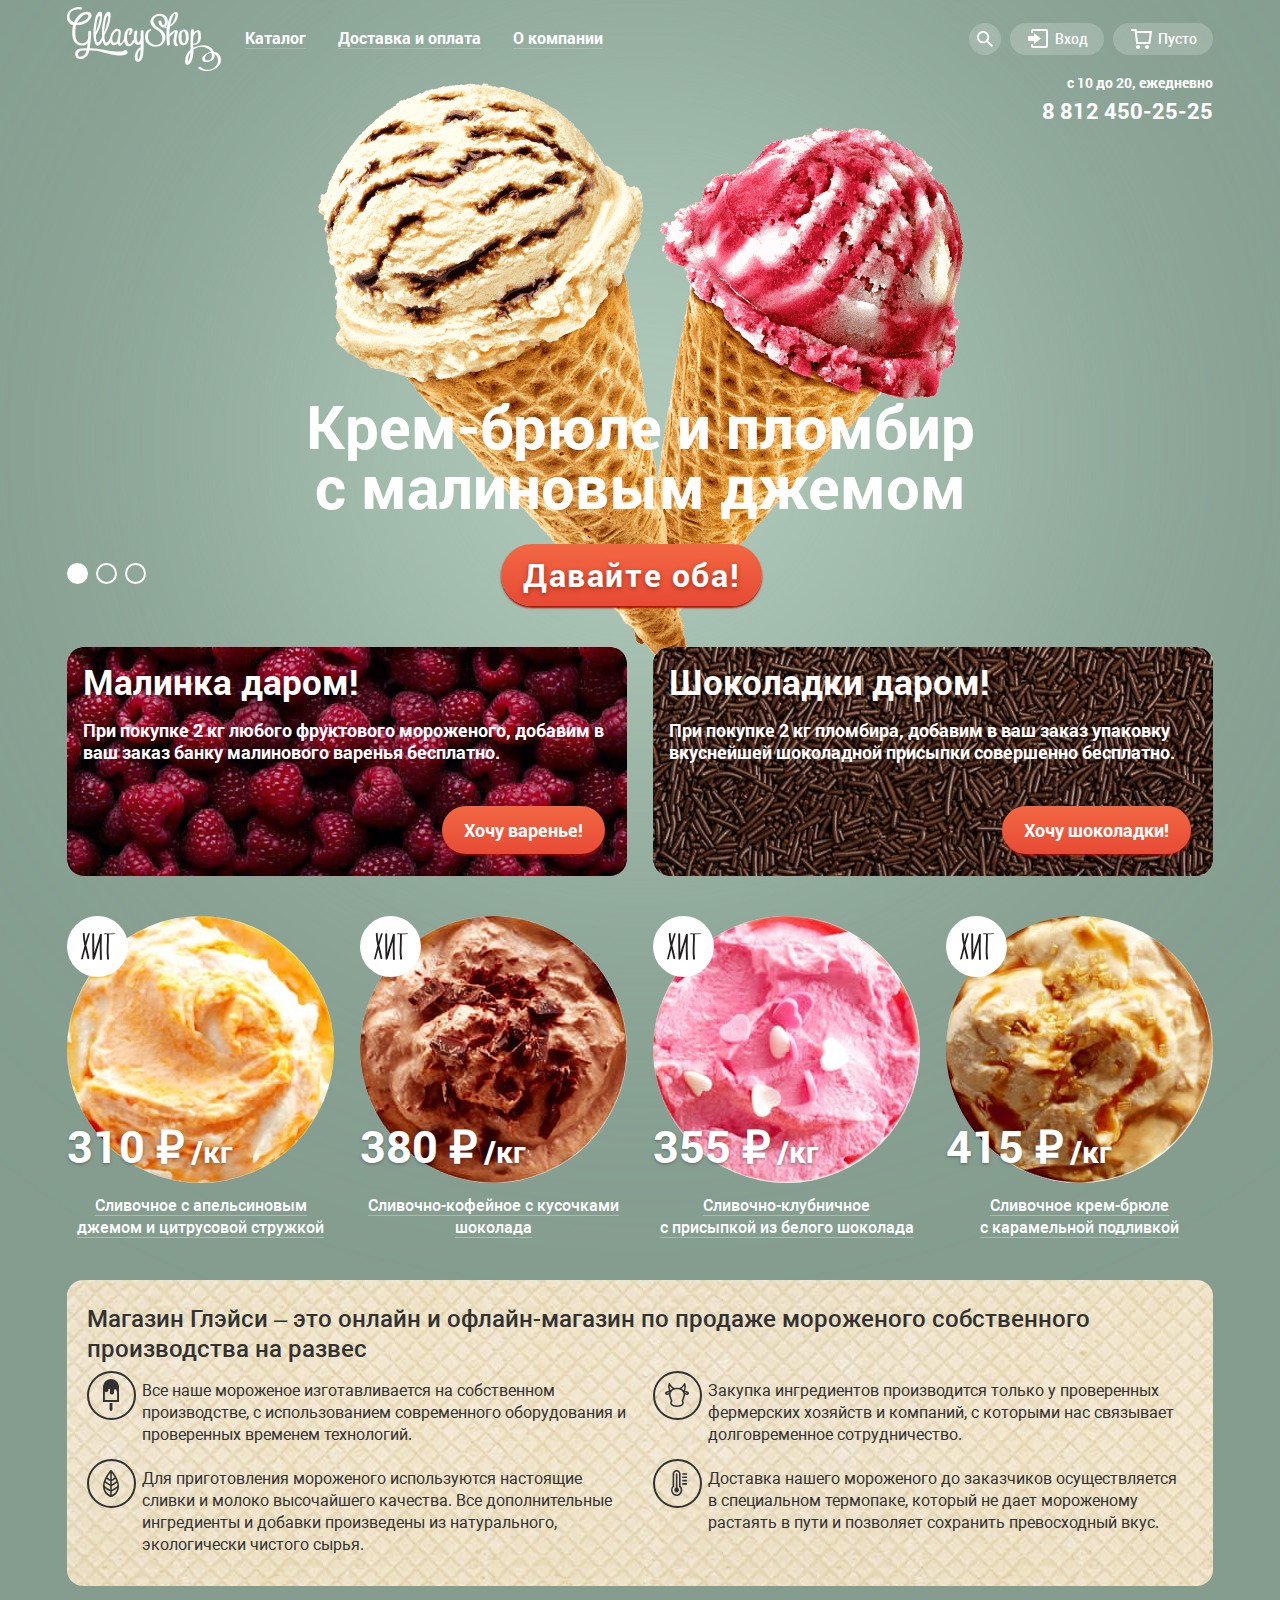
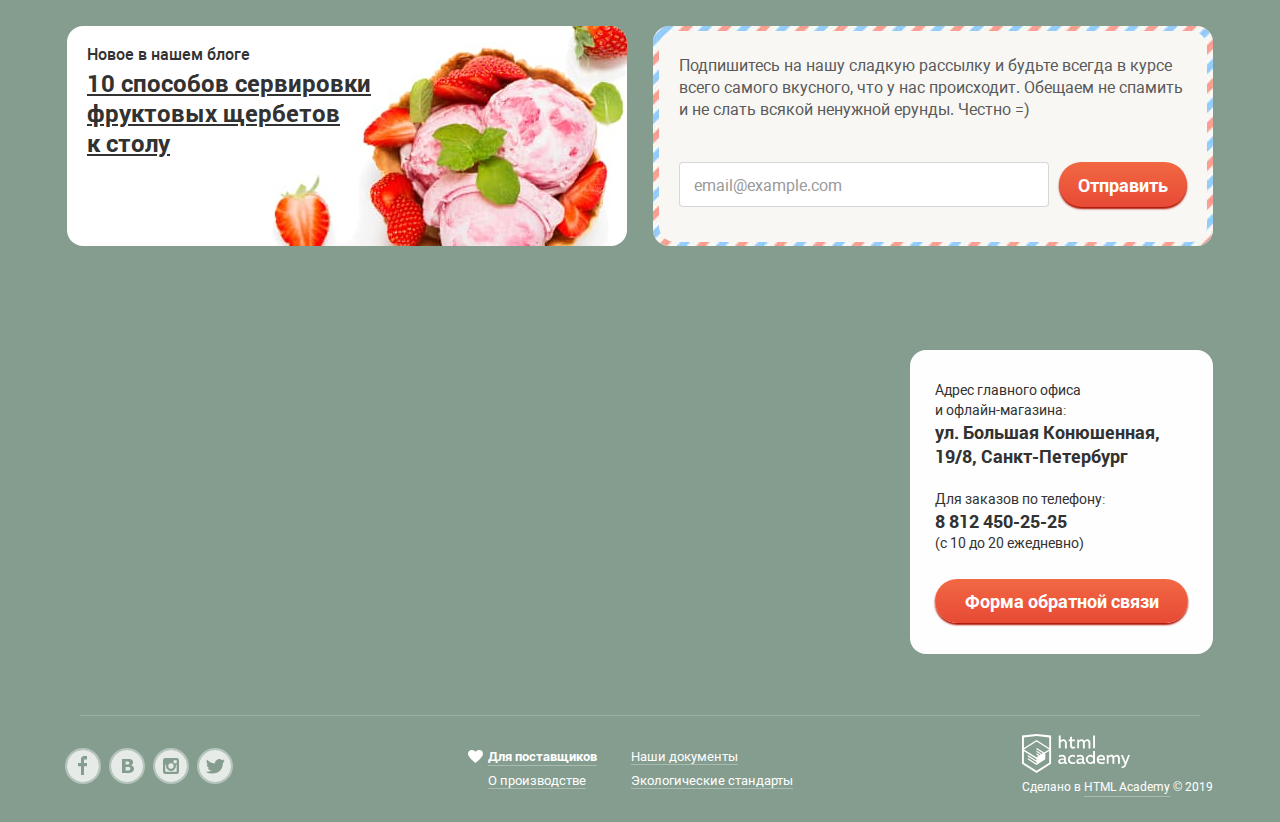
<file: index.html>
<!DOCTYPE html>
<html class="page" lang="ru">
  <head>
    <meta charset="utf-8">
    <link rel="stylesheet" href="css/normalize.css">
    <link rel="stylesheet" href="css/style.min.css">
    <title>HTML Academy: Глейси</title>
  </head>
  <body class="page-body">
    <header class="container page-header main-header">
      <img src="img/logo.svg" alt="Логотип Gllacy Shop" width="154" height="64">
      <nav class="main-nav">
        <ul class="main-nav__list">
          <li class="main-nav__item sub-menu">
            <a class="main-nav__link" href="catalog.html">Каталог</a>
            <ul class="sub-menu__list">
              <li class="sub-menu__item">
                <a class="sub-menu__link" href="catalog.html">Новинки</a>
              </li>
              <li class="sub-menu__item">
                <a class="sub-menu__link" href="catalog.html">Сливочное</a>
              </li>
              <li class="sub-menu__item">
                <a class="sub-menu__link" href="catalog.html">Щербеты</a>
              </li>
              <li class="sub-menu__item">
                <a class="sub-menu__link" href="catalog.html">Фруктовый лед</a>
              </li>
              <li class="sub-menu__item">
                <a class="sub-menu__link" href="catalog.html">Мелорин</a>
              </li>
            </ul>
          </li>
          <li class="main-nav__item">
            <a class="main-nav__link" href="blank.html">Доставка и оплата</a>
          </li>
          <li class="main-nav__item">
            <a class="main-nav__link" href="blank.html">О компании</a>
          </li>
        </ul>
      </nav>
      <div class="user-menu">
        <form class="user-menu__item search" method="GET" action="https://echo.htmlacademy.ru" target="_blank">
          <button class="search__button" type="submit" aria-label="Кнопка поиска по сайту">
            <svg aria-hidden="true" focusable="false" width="16" height="16" viewBox="0 0 16 16" fill="none" xmlns="http://www.w3.org/2000/svg">
            <path d="M16 14.6652L11.0785 9.73294C11.9827 8.48188 12.3826 6.93501 12.1984 5.40134C12.0141 3.86767 11.2594 2.4601 10.0848 1.45982C8.91022 0.45954 7.40233 -0.0598191 5.86234 0.00548954C4.32234 0.0707982 2.86363 0.715967 1.77757 1.81212C0.691516 2.90827 0.0580813 4.3747 0.0038002 5.91849C-0.050481 7.46228 0.478388 8.96976 1.48476 10.1398C2.49113 11.3098 3.90092 12.0563 5.43251 12.2301C6.96409 12.4039 8.50472 11.9922 9.74663 11.0772L14.6586 16L16 14.6652ZM6.08152 10.3767C5.24079 10.3767 4.41895 10.1268 3.71991 9.65874C3.02087 9.19063 2.47604 8.5253 2.15431 7.74687C1.83258 6.96844 1.7484 6.11188 1.91241 5.28551C2.07643 4.45913 2.48128 3.70006 3.07576 3.10427C3.67024 2.50849 4.42766 2.10276 5.25223 1.93838C6.0768 1.77401 6.93149 1.85837 7.70822 2.1808C8.48495 2.50324 9.14883 3.04927 9.61591 3.74983C10.083 4.4504 10.3323 5.27404 10.3323 6.11661C10.3298 7.24568 9.88115 8.3278 9.08451 9.12618C8.28788 9.92456 7.20813 10.3742 6.08152 10.3767Z" fill="white"/>
            </svg>
          </button>
          <div class="main-search-wrapper">
            <label class="visually-hidden" for="main-search">Поиск по сайту</label>
            <input class="form-input" type="search" name="main-search" id="main-search" placeholder="Крем-брюле">
          </div>
        </form>
        <div class="user-menu__item login">
          <a class="user-menu__link login__link" href="#">
            <svg aria-hidden="true" focusable="false" width="20" height="19" fill="none" xmlns="http://www.w3.org/2000/svg"><path d="M6.04 14.88l6.92-5.38-6.92-5.37v2.91H0v4.92h6.04v2.92z" fill="#fff"/><path d="M18 0H5a2 2 0 00-2 2v2h2V2h13v15H5v-2H3v2a2 2 0 002 2h13a2 2 0 002-2V2a2 2 0 00-2-2z" fill="#fff"/></svg>
            Вход</a>
          <form class="login__form" method="POST" action="https://echo.htmlacademy.ru" target="_blank">
            <label class="visually-hidden" for="login-email">Электронная почта:</label>
            <input class="form-input" type="email" name="login-email" id="login-email" placeholder="email@example.com" autofocus required>
            <label class="visually-hidden" for="login-password">Пароль:</label>
            <input class="form-input" type="password" name="login-password" id="login-password" placeholder="......">
            <button class="button login__button" type="submit">Войти</button>
            <ul class="login__list">
              <li>
                <a class="link-canvas" href="#">Забыли пароль?</a>
              </li>
              <li>
                <a class="link-canvas" href="#">Новая регистрация</a>
              </li>
            </ul>
          </form>
        </div>
        <div class="user-menu__item cart">
          <a class="user-menu__link cart__link" href="#">
            <svg aria-hidden="true" focusable="false" width="21" height="20" viewBox="0 0 21 20" fill="none" xmlns="http://www.w3.org/2000/svg">
              <path d="M7.03359 20C8.14664 20 9.04894 19.1046 9.04894 18C9.04894 16.8954 8.14664 16 7.03359 16C5.92054 16 5.01823 16.8954 5.01823 18C5.01823 19.1046 5.92054 20 7.03359 20Z" fill="#fff"/>
              <path d="M16.1027 20C17.2157 20 18.118 19.1046 18.118 18C18.118 16.8954 17.2157 16 16.1027 16C14.9896 16 14.0873 16.8954 14.0873 18C14.0873 19.1046 14.9896 20 16.1027 20Z" fill="#fff"/>
              <path d="M5.70345 2L5.46161 0H0V2H3.66795L5.17946 15H19.2869L21 2H5.70345ZM17.5034 13H6.97313L5.96545 4H18.6924L17.5034 13Z" fill="#fff"/>
              <path class="cart-icon-bg" d="M5.93506 4.03003L6.97297 13H17.5032L18.6923 4.03003H5.93506Z" fill="none"/>
            </svg>
            <span class="visually-hidden">Корзина</span>Пусто
          </a>
        </div>
      </div>
      <div class="main-header__contacts">
        <p>с 10 до 20, ежедневно</p>
        <a href="tel:+78124502525">8 812 450-25-25</a>
      </div>
    </header>
    <main class="page-main">
      <h1 class="visually-hidden">Gllacy Shop - магазин по продаже мороженного</h1>
      <section class="container slider">
        <h2 class="visually-hidden">Акционные товары</h2>
        <ul class="slider__controls">
          <li>
            <button class="slider__button slider__button--active"></button>
          </li>
          <li>
            <button class="slider__button"></button>
          </li>
          <li>
            <button class="slider__button"></button>
          </li>
        </ul>
        <ul class="slider__list">
          <li class="slider__item slider__item--active">
            <figure class="slider-image-wrapper">
              <img src="img/icecream-1.png" alt="Крем-брюле и пломбир с малиновым джемом" width="647" height="584">
              <figcaption class="slider__title">Крем-брюле и пломбир<br>с малиновым джемом</figcaption>
            </figure>
            <a class="button slider__link" href="#">Давайте оба!</a>
          </li>
          <li class="slider__item">
            <figure class="slider-image-wrapper">
              <img src="img/icecream-2.png" alt="Шоколадный пломбир и лимонный сорбет" width="644" height="582">
              <figcaption class="slider__title">Шоколадный пломбир<br>и лимонный сорбет</figcaption>
            </figure>
            <a class="button slider__link" href="#">Давайте оба!</a>
          </li>
          <li class="slider__item">
            <figure class="slider-image-wrapper">
              <img src="img/icecream-3.png" alt="Пломбир с помадкой и клубничный щербет" width="639" height="582">
              <figcaption class="slider__title">Пломбир с помадкой<br>и клубничный щербет</figcaption>
            </figure>
            <a class="button slider__link" href="#">Давайте оба!</a>
          </li>
        </ul>
      </section>
      <section class="container promo">
        <h2 class="visually-hidden">Специальные предложения</h2>
        <article class="promo__offer promo__offer-left">
          <h3>Малинка даром!</h3>
          <p>При покупке 2 кг любого фруктового мороженого, добавим в ваш заказ банку малинового варенья бесплатно.</p>
          <a class="button" href="#">Хочу варенье!</a>
        </article>
        <article class="promo__offer promo__offer-right">
          <h3>Шоколадки даром!</h3>
          <p>При покупке 2 кг пломбира, добавим в ваш заказ упаковку вкуснейшей шоколадной присыпки совершенно бесплатно.</p>
          <a class="button" href="#">Хочу шоколадки!</a>
        </article>
      </section>
      <section class="hits products container">
        <h2 class="visually-hidden">Популярные товары</h2>
        <ul class="products__list">
          <li class="products__item products__item--hit">
            <img class="products__image" src="img/product-1.jpg" alt="Мороженное яркожелтого цвета" width="267"
              height="267">
            <p class="products__price">310 &#8381;<span>/кг</span></p>
            <p class="products-link-wrapper">
              <a class="link" href="#">Сливочное с апельсиновым джемом и цитрусовой стружкой</a>
            </p>
             <a class="button products__button" href="#">Быстрый просмотр</a>
          </li>
          <li class="products__item products__item--hit">
            <img class="products__image" src="img/product-2.jpg" alt="Мороженное цвета кофе с кусочками шоколада"
              width="267" height="267">
            <p class="products__price">380 &#8381;<span>/кг</span></p>
            <p class="products-link-wrapper">
              <a class="link" href="#">Сливочно-кофейное с кусочками шоколада</a>
            </p>
             <a class="button products__button" href="#">Быстрый просмотр</a>
          </li>
          <li class="products__item products__item--hit">
            <img class="products__image" src="img/product-3.jpg"
              alt="Мороженное розового цвета с присыпкой в видео сердечек из белого шоколада" width="267" height="267">
            <p class="products__price">355 &#8381;<span>/кг</span></p>
            <p class="products-link-wrapper">
              <a class="link" href="#">Сливочно-клубничное<br>с присыпкой из белого шоколада</a>
            </p>
             <a class="button products__button" href="#">Быстрый просмотр</a>
          </li>
          <li class="products__item products__item--hit">
            <img class="products__image" src="img/product-4.jpg"
              alt="Мороженое цвета крем-брюле с карамельной подливкой и кусочками карамели" width="267" height="267">
            <p class="products__price">415 &#8381;<span>/кг</span></p>
            <p class="products-link-wrapper">
              <a class="link" href="#">Сливочное крем-брюле<br>с карамельной подливкой</a>
            </p>
             <a class="button products__button" href="#">Быстрый просмотр</a>
          </li>
        </ul>
      </section>
      <section class="container features">
        <h2 class="visually-hidden">Преимущества магазина</h2>
        <p class="features__title">Магазин Глэйси – это онлайн и офлайн-магазин по продаже мороженого собственного производства на развес</p>
        <ul class="features__list">
          <li class="features__item">
            Все наше мороженое изготавливается на собственном производстве, с использованием современного оборудования и проверенных временем технологий.
          </li>
          <li class="features__item">
            Закупка ингредиентов производится только у проверенных фермерских хозяйств и компаний, с которыми нас связывает долговременное сотрудничество.
          </li>
          <li class="features__item">
            Для приготовления мороженого используются настоящие сливки и молоко высочайшего качества. Все дополнительные ингредиенты и добавки произведены из натурального, экологически чистого сырья.
          </li>
          <li class="features__item">
            Доставка нашего мороженого до заказчиков осуществляется<br>в специальном термопаке, который не дает мороженому растаять в пути и позволяет сохранить превосходный вкус.
          </li>
        </ul>
      </section>
      <div class="container blog-subscribe-wrapper">
        <article class="blog">
          <h2 class="visually-hidden">Блог о мороженом</h2>
          <p>Новое в нашем блоге</p>
          <a class="link-canvas blog__link" href="#">10 способов сервировки<br>фруктовых щербетов<br>к столу</a>
        </article>
        <article class="subscribe">
          <h2 class="visually-hidden">Подписаться на рассылку</h2>
          <form class="subscribe__form" method="POST" action="https://echo.htmlacademy.ru" target="_blank">
            <p>Подпишитесь на нашу сладкую рассылку и будьте всегда в курсе всего самого вкусного, что у нас происходит. Обещаем не спамить и не слать всякой ненужной ерунды. Честно =)</p>
            <label class="visually-hidden" for="subscribe-email">Электронная почта</label>
            <input class="form-input" type="email" name="subscribe-email" id="subscribe-email" placeholder="email@example.com">
            <button class="button" type="submit">Отправить</button>
          </form>
        </article>
      </div>
      <section class="contacts">
        <h2 class="visually-hidden">Наши контакты</h2>
        <div class="contacts-wrapper">
          <div class="contacts__info">
            <p>Адрес главного офиса<br>и офлайн-магазина:<span>ул. Большая Конюшенная, 19/8, Санкт-Петербург</span></p>
            <p>Для заказов по телефону:<br><a href="tel:+78124502525">8 812 450-25-25</a><br>(с 10 до 20 ежедневно)</p>
            <a class="button contacts__link" href="#">Форма обратной связи</a>
          </div>
        </div>
        <iframe class="contacts__map" src="https://yandex.ru/map-widget/v1/?um=constructor%3A97baea373e5c380bb03b2a00314e5ef03357bf74a9097f7633185668480c347d&amp;source=constructor"></iframe>
      </section>
    </main>
    <footer class="container page-footer">
      <section class="social">
        <h2 class="visually-hidden">Мы в социальных сетях</h2>
        <ul class="social__list">
          <li class="social__item">
            <a class="social__link" href="#">
              <span class="visually-hidden">Facebook</span>
            </a>
          </li>
          <li class="social__item">
            <a class="social__link" href="#">
             <span class="visually-hidden">Вконтакте</span>
            </a>
          </li>
          <li class="social__item">
            <a class="social__link" href="#">
              <span class="visually-hidden">Instagram</span>
            </a>
          </li>
          <li class="social__item">
            <a class="social__link" href="#">
             <span class="visually-hidden">Twitter</span>
            </a>
          </li>
        </ul>
      </section>
      <section class="legal">
        <h2 class="visually-hidden">Правовая информация</h2>
        <ul class="legal__list">
          <li class="legal__item">
            <a class="link legal__link" href="#">Для поставщиков</a>
          </li>
          <li class="legal__item">
            <a class="link legal__link" href="#">Наши документы</a>
          </li>
          <li class="legal__item">
            <a class="link legal__link" href="#">О производстве</a>
          </li>
          <li class="legal__item">
            <a class="link legal__link" href="#">Экологические стандарты</a>
          </li>
        </ul>
      </section>
      <section class="copyright">
        <h2 class="visually-hidden">Разработчик:</h2>
        <a href="https://htmlacademy.ru/intensive/htmlcss">
          <img class="copyright__logo" src="img/decor/htmlacademy-logo.svg" alt="htmlacademy" width="108" height="39">
        </a>
        <p>Сделано в <a class="link copyright__link" href="https://htmlacademy.ru/intensive/htmlcss">HTML Academy</a> © 2019</p>
      </section>
    </footer>
    <section class="modal write-us">
      <h2 class="visually-hidden">Связаться с нами</h2>
      <div class="overlay">
      </div>
      <form class="write-us__form" method="POST" action="https://echo.htmlacademy.ru" target="_blank">
        <p>Мы обязательно вам ответим!</p>
          <label class="visually-hidden" for="write-us-name">Ваше имя:</label>
          <input class="form-input" type="text" name="user-name" id="write-us-name" placeholder="Имя Фамилия">
          <label class="visually-hidden" for="write-us-mail">Ваш e-mail:</label>
          <input class="form-input" type="email" name="user-email" id="write-us-mail" placeholder="email@example.com">
          <label class="visually-hidden" for="write-us-text">Текст письма</label>
          <textarea class="form-input" name="user-text" id="write-us-text" placeholder="В свободной форме"></textarea>
        <button class="button write-us__button" type="submit">Отправить</button>
        <button class="close-modal write-us--close" type="button" aria-label="Закрыть"></button>
      </form>
    </section>
    <script src="js/scripts.min.js"></script>
  </body>
</html>
</file>
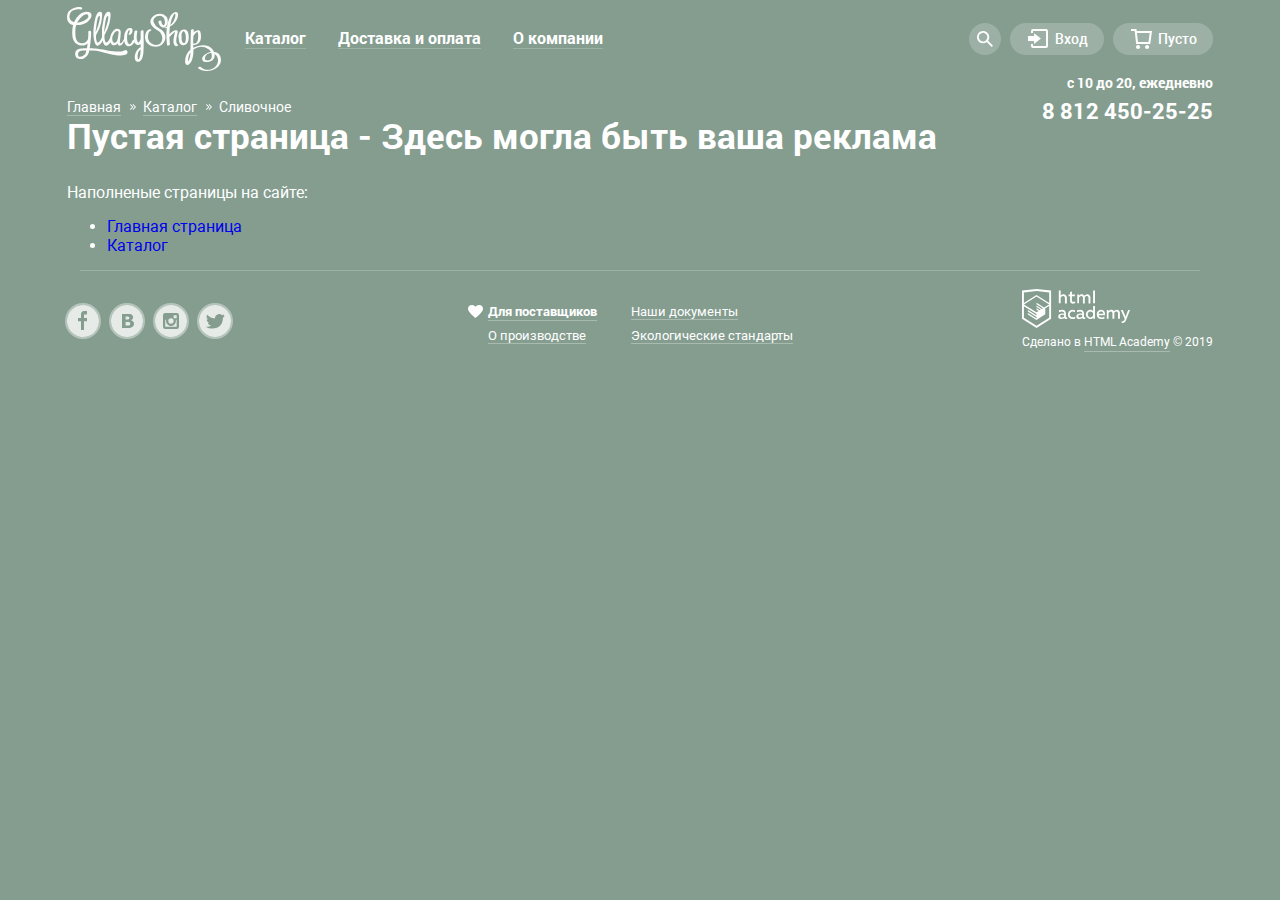
<file: blank.html>
<!DOCTYPE html>
<html class="page" lang="ru">
  <head>
    <meta charset="utf-8">
    <link rel="stylesheet" href="css/normalize.css">
    <link rel="stylesheet" href="css/style.min.css">
    <title>HTML Academy: Глейси</title>
  </head>
  <body class="page-body">
    <header class="container page-header main-header">
      <a class="logo page-header__logo" href="index.html">
        <img src="img/logo.svg" alt="Логотип Gllacy Shop" width="154" height="64">
      </a>
      <nav class="main-nav">
        <ul class="main-nav__list">
          <li class="main-nav__item sub-menu">
            <a class="main-nav__link" href="catalog.html">Каталог</a>
            <ul class="sub-menu__list">
              <li class="sub-menu__item">
                <a class="sub-menu__link" href="catalog.html">Новинки</a>
              </li>
              <li class="sub-menu__item">
                <a class="sub-menu__link" href="catalog.html">Сливочное</a>
              </li>
              <li class="sub-menu__item">
                <a class="sub-menu__link" href="catalog.html">Щербеты</a>
              </li>
              <li class="sub-menu__item">
                <a class="sub-menu__link" href="catalog.html">Фруктовый лед</a>
              </li>
              <li class="sub-menu__item">
                <a class="sub-menu__link" href="catalog.html">Мелорин</a>
              </li>
            </ul>
          </li>
          <li class="main-nav__item">
            <a class="main-nav__link" href="blank.html">Доставка и оплата</a>
          </li>
          <li class="main-nav__item">
            <a class="main-nav__link" href="blank.html">О компании</a>
          </li>
        </ul>
      </nav>
      <div class="user-menu">
        <form class="user-menu__item search" method="GET" action="https://echo.htmlacademy.ru" target="_blank">
          <button class="search__button" type="submit" aria-label="Кнопка поиска по сайту">
            <svg aria-hidden="true" focusable="false" width="16" height="16" viewBox="0 0 16 16" fill="none" xmlns="http://www.w3.org/2000/svg">
            <path d="M16 14.6652L11.0785 9.73294C11.9827 8.48188 12.3826 6.93501 12.1984 5.40134C12.0141 3.86767 11.2594 2.4601 10.0848 1.45982C8.91022 0.45954 7.40233 -0.0598191 5.86234 0.00548954C4.32234 0.0707982 2.86363 0.715967 1.77757 1.81212C0.691516 2.90827 0.0580813 4.3747 0.0038002 5.91849C-0.050481 7.46228 0.478388 8.96976 1.48476 10.1398C2.49113 11.3098 3.90092 12.0563 5.43251 12.2301C6.96409 12.4039 8.50472 11.9922 9.74663 11.0772L14.6586 16L16 14.6652ZM6.08152 10.3767C5.24079 10.3767 4.41895 10.1268 3.71991 9.65874C3.02087 9.19063 2.47604 8.5253 2.15431 7.74687C1.83258 6.96844 1.7484 6.11188 1.91241 5.28551C2.07643 4.45913 2.48128 3.70006 3.07576 3.10427C3.67024 2.50849 4.42766 2.10276 5.25223 1.93838C6.0768 1.77401 6.93149 1.85837 7.70822 2.1808C8.48495 2.50324 9.14883 3.04927 9.61591 3.74983C10.083 4.4504 10.3323 5.27404 10.3323 6.11661C10.3298 7.24568 9.88115 8.3278 9.08451 9.12618C8.28788 9.92456 7.20813 10.3742 6.08152 10.3767Z" fill="white"/>
            </svg>
          </button>
          <div class="main-search-wrapper">
            <label class="visually-hidden" for="main-search">Поиск по сайту</label>
            <input class="form-input" type="search" name="main-search" id="main-search" placeholder="Крем-брюле">
          </div>
        </form>
        <div class="user-menu__item login">
          <a class="user-menu__link login__link" href="#">
            <svg aria-hidden="true" focusable="false" width="20" height="19" fill="none" xmlns="http://www.w3.org/2000/svg"><path d="M6.04 14.88l6.92-5.38-6.92-5.37v2.91H0v4.92h6.04v2.92z" fill="#fff"/><path d="M18 0H5a2 2 0 00-2 2v2h2V2h13v15H5v-2H3v2a2 2 0 002 2h13a2 2 0 002-2V2a2 2 0 00-2-2z" fill="#fff"/></svg>
            Вход</a>
          <form class="login__form" method="POST" action="https://echo.htmlacademy.ru" target="_blank">
            <label class="visually-hidden" for="login-email">Электронная почта:</label>
            <input class="form-input" type="email" name="login-email" id="login-email" placeholder="email@example.com" autofocus required>
            <label class="visually-hidden" for="login-password">Пароль:</label>
            <input class="form-input" type="password" name="login-password" id="login-password" placeholder="......">
            <button class="button login__button" type="submit">Войти</button>
            <ul class="login__list">
              <li>
                <a class="link-canvas" href="#">Забыли пароль?</a>
              </li>
              <li>
                <a class="link-canvas" href="#">Новая регистрация</a>
              </li>
            </ul>
          </form>
        </div>
        <div class="user-menu__item cart">
          <a class="user-menu__link cart__link" href="#">
            <svg aria-hidden="true" focusable="false" width="21" height="20" viewBox="0 0 21 20" fill="none" xmlns="http://www.w3.org/2000/svg">
              <path d="M7.03359 20C8.14664 20 9.04894 19.1046 9.04894 18C9.04894 16.8954 8.14664 16 7.03359 16C5.92054 16 5.01823 16.8954 5.01823 18C5.01823 19.1046 5.92054 20 7.03359 20Z" fill="#fff"/>
              <path d="M16.1027 20C17.2157 20 18.118 19.1046 18.118 18C18.118 16.8954 17.2157 16 16.1027 16C14.9896 16 14.0873 16.8954 14.0873 18C14.0873 19.1046 14.9896 20 16.1027 20Z" fill="#fff"/>
              <path d="M5.70345 2L5.46161 0H0V2H3.66795L5.17946 15H19.2869L21 2H5.70345ZM17.5034 13H6.97313L5.96545 4H18.6924L17.5034 13Z" fill="#fff"/>
              <path class="cart-icon-bg" d="M5.93506 4.03003L6.97297 13H17.5032L18.6923 4.03003H5.93506Z" fill="none"/>
            </svg>
            <span class="visually-hidden">Корзина</span>Пусто
          </a>
        </div>
      </div>
      <div class="main-header__contacts">
        <p>с 10 до 20, ежедневно</p>
        <a href="tel:+78124502525">8 812 450-25-25</a>
      </div>
    </header>
    <main class="container page-main">
      <ul class="breadcrumbs">
        <li class="breadcrumbs__item">
          <a class="link breadcrumbs__link" href="index.html">Главная</a>
        </li>
        <li class="breadcrumbs__item">
          <a class="link breadcrumbs__link" href="catalog.html">Каталог</a>
        </li>
        <li class="breadcrumbs__item">
          <a class="link breadcrumbs__link" href="#">Сливочное</a>
        </li>
      </ul>
      <h1 class="page-main__title">Пустая страница - Здесь могла быть ваша реклама</h1>
        <p>Наполненые страницы на сайте:</p>
        <ul>
          <li>
            <a href="index.html">Главная страница</a>
          </li>
          <li>
            <a href="catalog.html">Каталог</a>
          </li>
        </ul>
    </main>
    <footer class="container page-footer">
      <section class="social">
        <h2 class="visually-hidden">Мы в социальных сетях</h2>
        <ul class="social__list">
          <li class="social__item">
            <a class="social__link" href="#">
              <span class="visually-hidden">Facebook</span>
            </a>
          </li>
          <li class="social__item">
            <a class="social__link" href="#">
             <span class="visually-hidden">Вконтакте</span>
            </a>
          </li>
          <li class="social__item">
            <a class="social__link" href="#">
              <span class="visually-hidden">Instagram</span>
            </a>
          </li>
          <li class="social__item">
            <a class="social__link" href="#">
             <span class="visually-hidden">Twitter</span>
            </a>
          </li>
        </ul>
      </section>
      <section class="legal">
        <h2 class="visually-hidden">Правовая информация</h2>
        <ul class="legal__list">
          <li class="legal__item">
            <a class="link legal__link" href="#">Для поставщиков</a>
          </li>
          <li class="legal__item">
            <a class="link legal__link" href="#">Наши документы</a>
          </li>
          <li class="legal__item">
            <a class="link legal__link" href="#">О производстве</a>
          </li>
          <li class="legal__item">
            <a class="link legal__link" href="#">Экологические стандарты</a>
          </li>
        </ul>
      </section>
      <section class="copyright">
        <h2 class="visually-hidden">Разработчик:</h2>
        <a href="https://htmlacademy.ru/intensive/htmlcss">
          <img class="copyright__logo" src="img/decor/htmlacademy-logo.svg" alt="htmlacademy" width="108" height="39">
        </a>
        <p>Сделано в <a class="link copyright__link" href="https://htmlacademy.ru/intensive/htmlcss">HTML Academy</a> © 2019</p>
      </section>
    </footer>
    <section class="modal write-us">
      <h2 class="visually-hidden">Связаться с нами</h2>
      <div class="overlay">
      </div>
      <form class="write-us__form" method="POST" action="https://echo.htmlacademy.ru" target="_blank">
        <p>Мы обязательно вам ответим!</p>
          <label class="visually-hidden" for="write-us-name">Ваше имя:</label>
          <input class="form-input" type="text" name="user-name" id="write-us-name" placeholder="Имя Фамилия">
          <label class="visually-hidden" for="write-us-mail">Ваш e-mail:</label>
          <input class="form-input" type="email" name="user-email" id="write-us-mail" placeholder="email@example.com">
          <label class="visually-hidden" for="write-us-text">Текст письма</label>
          <textarea class="form-input" name="user-text" id="write-us-text" placeholder="В свободной форме"></textarea>
        <button class="button write-us__button" type="submit">Отправить</button>
        <button class="close-modal write-us--close" type="button" aria-label="Закрыть"></button>
      </form>
    </section>
    <script src="js/scripts.min.js"></script>
  </body>
</html>
</file>
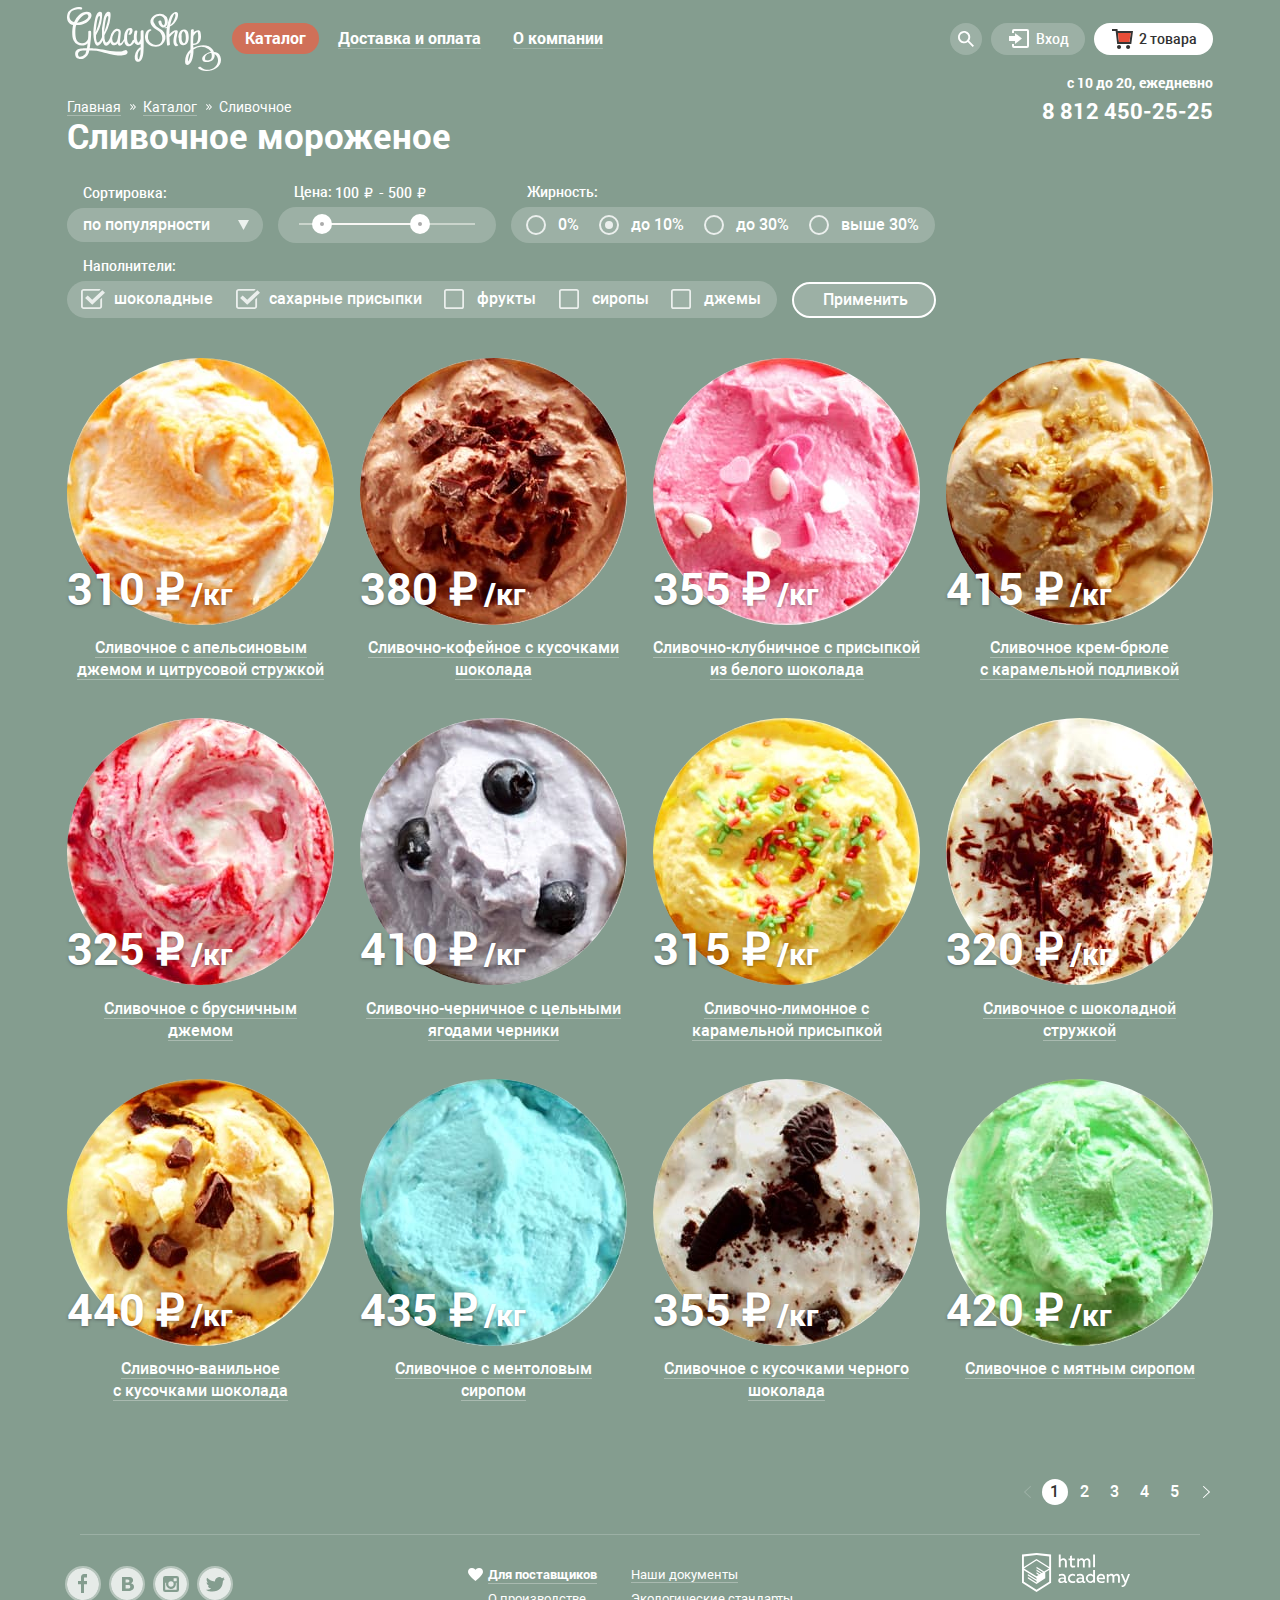
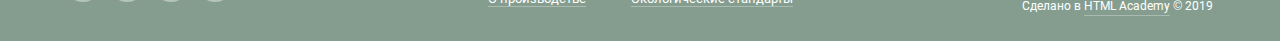
<file: catalog.html>
<!DOCTYPE html>
<html class="page" lang="ru">
  <head>
    <meta charset="utf-8">
    <link rel="stylesheet" href="css/normalize.css">
    <link rel="stylesheet" href="css/style.min.css">
    <title>HTML Academy: Глейси</title>
  </head>
  <body class="page-body">
    <header class="container page-header main-header">
      <a class="logo page-header__logo" href="index.html">
        <img src="img/logo.svg" alt="Логотип Gllacy Shop" width="154" height="64">
      </a>
      <nav class="main-nav">
        <ul class="main-nav__list">
          <li class="main-nav__item sub-menu">
            <a class="main-nav__link main-nav__link--active" href="catalog.html">Каталог</a>
            <ul class="sub-menu__list">
              <li class="sub-menu__item">
                <a class="sub-menu__link" href="catalog.html">Новинки</a>
              </li>
              <li class="sub-menu__item">
                <a class="sub-menu__link sub-menu__link--active" href="catalog.html">Сливочное</a>
              </li>
              <li class="sub-menu__item">
                <a class="sub-menu__link" href="catalog.html">Щербеты</a>
              </li>
              <li class="sub-menu__item">
                <a class="sub-menu__link" href="catalog.html">Фруктовый лед</a>
              </li>
              <li class="sub-menu__item">
                <a class="sub-menu__link" href="catalog.html">Мелорин</a>
              </li>
            </ul>
          </li>
          <li class="main-nav__item">
            <a class="main-nav__link" href="blank.html">Доставка и оплата</a>
          </li>
          <li class="main-nav__item">
            <a class="main-nav__link" href="blank.html">О компании</a>
          </li>
        </ul>
      </nav>
      <div class="user-menu">
        <form class="user-menu__item search" method="GET" action="https://echo.htmlacademy.ru" target="_blank">
          <button class="search__button" type="submit" aria-label="Кнопка поиска по сайту">
            <svg aria-hidden="true" focusable="false" width="16" height="16" viewBox="0 0 16 16" fill="none" xmlns="http://www.w3.org/2000/svg">
            <path d="M16 14.6652L11.0785 9.73294C11.9827 8.48188 12.3826 6.93501 12.1984 5.40134C12.0141 3.86767 11.2594 2.4601 10.0848 1.45982C8.91022 0.45954 7.40233 -0.0598191 5.86234 0.00548954C4.32234 0.0707982 2.86363 0.715967 1.77757 1.81212C0.691516 2.90827 0.0580813 4.3747 0.0038002 5.91849C-0.050481 7.46228 0.478388 8.96976 1.48476 10.1398C2.49113 11.3098 3.90092 12.0563 5.43251 12.2301C6.96409 12.4039 8.50472 11.9922 9.74663 11.0772L14.6586 16L16 14.6652ZM6.08152 10.3767C5.24079 10.3767 4.41895 10.1268 3.71991 9.65874C3.02087 9.19063 2.47604 8.5253 2.15431 7.74687C1.83258 6.96844 1.7484 6.11188 1.91241 5.28551C2.07643 4.45913 2.48128 3.70006 3.07576 3.10427C3.67024 2.50849 4.42766 2.10276 5.25223 1.93838C6.0768 1.77401 6.93149 1.85837 7.70822 2.1808C8.48495 2.50324 9.14883 3.04927 9.61591 3.74983C10.083 4.4504 10.3323 5.27404 10.3323 6.11661C10.3298 7.24568 9.88115 8.3278 9.08451 9.12618C8.28788 9.92456 7.20813 10.3742 6.08152 10.3767Z" fill="white"/>
            </svg>
          </button>
          <div class="main-search-wrapper">
            <label class="visually-hidden" for="main-search">Поиск по сайту</label>
            <input class="form-input" type="search" name="main-search" id="main-search" placeholder="Крем-брюле">
          </div>
        </form>
        <div class="user-menu__item login">
          <a class="user-menu__link login__link" href="#">
            <svg aria-hidden="true" focusable="false" width="20" height="19" fill="none" xmlns="http://www.w3.org/2000/svg"><path d="M6.04 14.88l6.92-5.38-6.92-5.37v2.91H0v4.92h6.04v2.92z" fill="#fff"/><path d="M18 0H5a2 2 0 00-2 2v2h2V2h13v15H5v-2H3v2a2 2 0 002 2h13a2 2 0 002-2V2a2 2 0 00-2-2z" fill="#fff"/></svg>
            Вход</a>
          <form class="login__form" method="POST" action="https://echo.htmlacademy.ru" target="_blank">
            <label class="visually-hidden" for="login-e-mail">Электронная почта:</label>
            <input class="form-input" type="email" id="login-e-mail" placeholder="email@example.com">
            <label class="visually-hidden" for="login-password">Пароль:</label>
            <input class="form-input" type="password" id="login-password" placeholder="......">
            <button class="button login__button" type="submit">Войти</button>
            <ul class="login__list">
              <li>
                <a class="link-canvas" href="#">Забыли пароль?</a>
              </li>
              <li>
                <a class="link-canvas" href="#">Новая регистрация</a>
              </li>
            </ul>
          </form>
        </div>
        <div class="user-menu__item cart cart--active">
          <a class="user-menu__link cart__link" href="#">
            <svg aria-hidden="true" focusable="false" width="21" height="20" viewBox="0 0 21 20" fill="none" xmlns="http://www.w3.org/2000/svg">
              <path d="M7.03359 20C8.14664 20 9.04894 19.1046 9.04894 18C9.04894 16.8954 8.14664 16 7.03359 16C5.92054 16 5.01823 16.8954 5.01823 18C5.01823 19.1046 5.92054 20 7.03359 20Z" fill="#343434"/>
              <path d="M16.1027 20C17.2157 20 18.118 19.1046 18.118 18C18.118 16.8954 17.2157 16 16.1027 16C14.9896 16 14.0873 16.8954 14.0873 18C14.0873 19.1046 14.9896 20 16.1027 20Z" fill="#343434"/>
              <path d="M5.70345 2L5.46161 0H0V2H3.66795L5.17946 15H19.2869L21 2H5.70345ZM17.5034 13H6.97313L5.96545 4H18.6924L17.5034 13Z" fill="#343434"/>
              <path class="cart-icon-bg" d="M5.93506 4.03003L6.97297 13H17.5032L18.6923 4.03003H5.93506Z" fill="none"/>
          </svg>
            <span class="visually-hidden">
            Корзина </span>2 товара</a>
          <div class="cart-wrapper">
            <ul class="cart__list">
              <li class="cart__item cart-product">
                <button class="cart-product__delete" type="button" aria-label="Удалить товар из корзины"></button>
                <img class="cart-product__image" src="img/product-1.jpg" alt="Пломбир с апельсиновым джемом и цитрусовой стружкой" width="33" height="33">
                <p class="cart-product__title">Пломбир с апельсиновым джемом</p>
                <p class="cart-product__pack">1,5 кг х <span>200 руб.</span></p>
                <p class="cart-product__price">300 руб.</p>
              </li>
              <li class="cart__item cart-product">
                <button class="cart-product__delete" type="button" aria-label="Удалить товар из корзины"></button>
                <img class="cart-product__image" src="img/product-3.jpg" alt="Мороженное розового цвета с присыпкой в видео сердечек из белого шоколада" width="33" height="33">
                <p class="cart-product__title">Клубничный пломбир с присыпкой из белого шоколада</p>
                <p class="cart-product__pack">1,5 кг х <span>300 руб.</span></p>
                <p class="cart-product__price">450 руб.</p>
              </li>
            </ul>
            <p class="cart__price">Итого: 750 руб.</p>
            <a class="button cart__button" href="#">Оформить заказ</a>
          </div>
        </div>
      </div>
      <div class="main-header__contacts">
        <p>с 10 до 20, ежедневно</p>
        <a href="tel:+78124502525">8 812 450-25-25</a>
      </div>
    </header>
    <main class="page-main container">
      <ul class="breadcrumbs">
        <li class="breadcrumbs__item">
          <a class="link breadcrumbs__link" href="index.html">Главная</a>
        </li>
        <li class="breadcrumbs__item">
          <a class="link breadcrumbs__link" href="catalog.html">Каталог</a>
        </li>
        <li class="breadcrumbs__item">
          <a class="link breadcrumbs__link" href="#">Сливочное</a>
        </li>
      </ul>
      <h1 class="page-main__title">Сливочное мороженое</h1>
      <section class="filter">
        <h2 class="visually-hidden">Фильтр товаров</h2>
        <form method="GET" action="https://echo.htmlacademy.ru" target="_blank">
          <fieldset>
            <legend>Сортировка:</legend>
            <label class="visually-hidden" for="filter-sort">Сортировка мороженного по...</label>
            <select class="fieldset-style" name="sorting" id="filter-sort">
              <option value="filter-popular">по популярности</option>
              <option value="filter-low-price">сначала недорогие</option>
              <option value="filter-heigh-price">сначала дорогие</option>
              <option value="filter-fat">по жирности</option>
            </select>
          </fieldset>
          <fieldset>
            <legend>Цена:</legend>
            <div class="fieldset-style filter__range range">
              <div class="range__price">
                <label class="range-min-price">
                  <input type="number" name="min-price" value="100">&#8381;
                </label>
                <label class="range-max-price">
                 <input type="number" name="max-price" value="500">&#8381;
                </label>
              </div>
              <div class="range__controls">
                <div class="range__scale">
                  <div class="range__bar"></div>
                </div>
                <div class="range__toggle range__toggle--min"></div>
                <div class="range__toggle range__toggle--max"></div>
              </div>
            </div>
          </fieldset>
          <fieldset class="filter-fat">
            <legend>Жирность:</legend>
            <ul class="fieldset-style filter__list">
              <li class="filter__item">
                <input class="visually-hidden filter__input-radio" type="radio" name="fat-content" value="fat-content-zero" id="filter-fat-content-zero">
                <label for="filter-fat-content-zero">0%</label>
              </li>
              <li class="filter__item">
                <input class="visually-hidden filter__input-radio" type="radio" name="fat-content" value="fat-content-max-10" id="filter-fat-content-max-10" checked >
                <label for="filter-fat-content-max-10">До 10%</label>
              </li>
              <li class="filter__item">
                <input class="visually-hidden filter__input-radio" type="radio" name="fat-content" value="fat-content-max-30" id="filter-fat-content-max-30">
                <label for="filter-fat-content-max-30">До 30%</label>
              </li>
              <li class="filter__item">
                <input class="visually-hidden filter__input-radio" type="radio" name="fat-content" value="fat-content-min-30" id="filter-fat-content-min-30">
                <label for="filter-fat-content-min-30">Выше 30%</label>
              </li>
            </ul>
          </fieldset>
          <fieldset class="filter-topping">
            <legend>Наполнители:</legend>
            <ul class="fieldset-style filter__list">
              <li class="filter__item">
                <input class="visually-hidden filter__input-checkbox" type="checkbox" name="topping-chocolate" id="filter-topping-chocolate" checked="">
                <label for="filter-topping-chocolate">Шоколадные</label>
              </li>
              <li class="filter__item">
                <input class="visually-hidden filter__input-checkbox" type="checkbox" name="topping-sugar" id="filter-topping-sugar" checked="">
                <label for="filter-topping-sugar">Сахарные присыпки</label>
              </li>
              <li class="filter__item">
                <input class="visually-hidden filter__input-checkbox" type="checkbox" name="topping-fruits" id="filter-topping-fruits">
                <label for="filter-topping-fruits">Фрукты</label>
              </li>
              <li class="filter__item">
                <input class="visually-hidden filter__input-checkbox" type="checkbox" name="topping-syrup" id="filter-topping-syrup">
                <label for="filter-topping-syrup">Сиропы</label>
              </li>
              <li class="filter__item">
                <input class="visually-hidden filter__input-checkbox" type="checkbox" name="topping-jam" id="filter-topping-jam">
                <label for="filter-topping-jam">Джемы</label>
              </li>
            </ul>
          </fieldset>
          <button class="filter__button" type="submit">Применить</button>
        </form>
      </section>
      <section class="products">
        <h2 class="visually-hidden">Отсортированные товары из каталога</h2>
        <ul class="products__list">
          <li class="products__item">
            <img class="products__image" src="img/product-1.jpg" alt="Мороженное яркожелтого цвета" width="267" height="267">
            <p class="products__price">310 &#8381;<span>/кг</span></p>
            <p class="products-link-wrapper">
              <a class="link" href="#">Сливочное с апельсиновым джемом и цитрусовой стружкой</a>
            </p>
            <a class="button products__button" href="#">Быстрый просмотр</a>
          </li>
          <li class="products__item">
            <img class="products__image" src="img/product-2.jpg" alt="Мороженное цвета кофе с кусочками шоколада" width="267" height="267">
            <p class="products__price">380 &#8381;<span>/кг</span></p>
            <p class="products-link-wrapper">
              <a class="link" href="#">Сливочно-кофейное с кусочками шоколада</a>
            </p>
            <a class="button products__button" href="#">Быстрый просмотр</a>
          </li>
          <li class="products__item">
            <img class="products__image" src="img/product-3.jpg" alt="Мороженное розового цвета с присыпкой в видео сердечек из белого шоколада" width="267" height="267">
            <p class="products__price">355 &#8381;<span>/кг</span></p>
            <p class="products-link-wrapper">
              <a class="link" href="#">Сливочно-клубничное с присыпкой из белого шоколада</a>
            </p>
            <a class="button products__button" href="#">Быстрый просмотр</a>
          </li>
          <li class="products__item">
            <img class="products__image" src="img/product-4.jpg" alt="Мороженое цвета крем-брюле с карамельной подливкой и кусочками карамели" width="267" height="267">
            <p class="products__price">415 &#8381;<span>/кг</span></p>
            <p class="products-link-wrapper">
              <a class="link" href="#">Сливочное крем-брюле<br>с карамельной подливкой </a>
            </p>
            <a class="button products__button" href="#">Быстрый просмотр</a>
          </li>
          <li class="products__item">
            <img class="products__image" src="img/product-5.jpg" alt="Сливочное мороженное с брусничным джемом" width="267" height="267">
            <p class="products__price">325 &#8381;<span>/кг</span></p>
            <p class="products-link-wrapper">
              <a class="link" href="#">Сливочное с брусничным<br>джемом</a>
            </p>
            <a class="button products__button" href="#">Быстрый просмотр</a>
          </li>
          <li class="products__item">
            <img class="products__image" src="img/product-6.jpg" alt="Мороженое белое с фиолетовым оттенком и цельными ягодами черники" width="267" height="267">
            <p class="products__price">410 &#8381;<span>/кг</span></p>
            <p class="products-link-wrapper">
              <a class="link" href="#">Сливочно-черничное с цельными ягодами черники</a>
            </p>
            <a class="button products__button" href="#">Быстрый просмотр</a>
          </li>
          <li class="products__item">
            <img class="products__image" src="img/product-7.jpg" alt="Мороженное лимонного цвета с карамельной посыпкой. Цвета посыпки желтый, красный и зеленый" width="267" height="267">
            <p class="products__price">315 &#8381;<span>/кг</span></p>
            <p class="products-link-wrapper">
              <a class="link" href="#">Сливочно-лимонное с карамельной присыпкой</a>
            </p>
            <a class="button products__button" href="#">Быстрый просмотр</a>
          </li>
          <li class="products__item">
            <img class="products__image" src="img/product-8.jpg" alt="Мороженное белого цвета с шоколадной стружкой" width="267" height="267">
            <p class="products__price">320 &#8381;<span>/кг</span></p>
            <p class="products-link-wrapper">
              <a class="link" href="#">Сливочное с шоколадной стружкой</a>
            </p>
            <a class="button products__button" href="#">Быстрый просмотр</a>
          </li>
          <li class="products__item">
            <img class="products__image" src="img/product-9.jpg" alt="Морженное бело-желтого цвета с крупными кусочками шоколада" width="267" height="267">
            <p class="products__price">440 &#8381;<span>/кг</span></p>
            <p class="products-link-wrapper">
              <a class="link" href="#">Сливочно-ванильное<br>с кусочками шоколада</a>
            </p>
            <a class="button products__button" href="#">Быстрый просмотр</a>
          </li>
          <li class="products__item">
            <img class="products__image" src="img/product-10.jpg" alt="Мороженное ментолового цвета" width="267" height="267">
            <p class="products__price">435 &#8381;<span>/кг</span></p>
            <p class="products-link-wrapper">
              <a class="link" href="#">Сливочноe с ментоловым<br>сиропом</a>
            </p>
            <a class="button products__button" href="#">Быстрый просмотр</a>
          </li>
          <li class="products__item">
            <img class="products__image" src="img/product-11.jpg" alt="Мороженное с кусочками черного шоколада" width="267" height="267">
            <p class="products__price">355 &#8381;<span>/кг</span></p>
            <p class="products-link-wrapper">
              <a class="link" href="#">Сливочное с кусочками черного шоколада</a>
            </p>
            <a class="button products__button" href="#">Быстрый просмотр</a>
          </li>
          <li class="products__item">
            <img class="products__image" src="img/product-12.jpg" alt="Мороженное мятного цвета" width="267" height="267">
            <p class="products__price">420 &#8381;<span>/кг</span></p>
            <p class="products-link-wrapper">
              <a class="link" href="#">Сливочное с мятным сиропом</a>
            </p>
            <a class="button products__button" href="#">Быстрый просмотр</a>
          </li>
        </ul>
        <div class="pagination">
          <a class="pagination__prev pagination__prev--disabled" href="#" aria-label="Кнопка переключения страниц - предыдущая"></a>
          <ul class="pagination__list">
            <li class="pagination__item">
              <a class="pagination__link pagination__link--active" href="#">1</a>
            </li>
            <li class="pagination__item">
              <a class="pagination__link" href="#">2</a>
            </li>
            <li class="pagination__item">
              <a class="pagination__link" href="#">3</a>
            </li>
            <li class="pagination__item">
              <a class="pagination__link" href="#">4</a>
            </li>
            <li class="pagination__item">
              <a class="pagination__link" href="#">5</a>
            </li>
          </ul>
          <a class="pagination__next" href="#" aria-label="Кнопка переключения страниц - следующая"></a>
        </div>
      </section>
    </main>
    <footer class="container page-footer">
      <section class="social">
        <h2 class="visually-hidden">Мы в социальных сетях</h2>
        <ul class="social__list">
          <li class="social__item">
            <a class="social__link" href="#">
              <span class="visually-hidden">Facebook</span>
            </a>
          </li>
          <li class="social__item">
            <a class="social__link" href="#">
             <span class="visually-hidden">Вконтакте</span>
            </a>
          </li>
          <li class="social__item">
            <a class="social__link" href="#">
              <span class="visually-hidden">Instagram</span>
            </a>
          </li>
          <li class="social__item">
            <a class="social__link" href="#">
             <span class="visually-hidden">Twitter</span>
            </a>
          </li>
        </ul>
      </section>
      <section class="legal">
        <h2 class="visually-hidden">Правовая информация</h2>
        <ul class="legal__list">
          <li class="legal__item">
            <a class="link legal__link" href="#">Для поставщиков</a>
          </li>
          <li class="legal__item">
            <a class="link legal__link" href="#">Наши документы</a>
          </li>
          <li class="legal__item">
            <a class="link legal__link" href="#">О производстве</a>
          </li>
          <li class="legal__item">
            <a class="link legal__link" href="#">Экологические стандарты</a>
          </li>
        </ul>
      </section>
      <section class="copyright">
        <h2 class="visually-hidden">Разработчик:</h2>
        <a href="https://htmlacademy.ru/intensive/htmlcss">
          <img class="copyright__logo" src="img/decor/htmlacademy-logo.svg" alt="htmlacademy" width="108" height="39">
        </a>
        <p>Сделано в <a class="link copyright__link" href="https://htmlacademy.ru/intensive/htmlcss">HTML Academy</a> © 2019</p>
      </section>
    </footer>
  </body>
</html>
</file>
<file: css/style.min.css>
@-webkit-keyframes fade{0%{opacity:.5}to{opacity:1}}@keyframes fade{0%{opacity:.5}to{opacity:1}}@-webkit-keyframes shadow{0%,to{box-shadow:0 0 3px 1px transparent}50%{box-shadow:0 0 5px 5px var(--basic-red)}}@keyframes shadow{0%,to{box-shadow:0 0 3px 1px transparent}50%{box-shadow:0 0 5px 5px var(--basic-red)}}@font-face{font-family:'Roboto';src:url(../fonts/roboto.woff2) format('woff2'),url(../fonts/roboto.woff) format('woff');font-weight:400;font-style:normal;font-display:swap}@font-face{font-family:'Roboto';src:url(../fonts/robotomedium.woff2) format('woff2'),url(../fonts/robotomedium.woff) format('woff');font-weight:500;font-style:normal;font-display:swap}@font-face{font-family:'Roboto';src:url(../fonts/robotobold.woff2) format('woff2'),url(../fonts/robotobold.woff) format('woff');font-weight:700;font-style:normal;font-display:swap}:root{--basic-black: #000000;--basic-black-transparent-7: rgba(0, 0, 0, 0.07);--basic-black-transparent-20: rgba(0, 0, 0, 0.2);--basic-black-transparent-30: rgba(0, 0, 0, 0.3);--basic-black-transparent-40: rgba(0, 0, 0, 0.4);--basic-color-big-cross: #231F20;--basic-white: #ffffff;--basic-white-transparent-20: rgba(255, 255, 255, 0.2);--basic-white-transparent-30: rgba(255, 255, 255, 0.3);--basic-white-transparent-40: rgba(255, 255, 255, 0.4);--basic-white-transparent-50: rgba(255, 255, 255, 0.5);--basic-white-transparent-70: rgba(255, 255, 255, 0.7);--basic-white-transparent-80: rgba(255, 255, 255, 0.8);--basic-braun: #361e12;--basic-dark: #323232;--basic-dark-light: #5A5A5A;--basic-dark-transparent-20: rgba(50, 50, 50, 0.2);--basic-dark-transparent-30:rgba(50, 50, 50, 0.3);--darken-transparent-50: rgba(49, 50, 53, 0.5);--basic-red: #AC1000;--basic-red-transparent-25: rgba(172, 16, 0, 0.25);--basic-darkred: #942718;--basic-darkred-box-shadow:  rgba(160, 32, 11, 0.76);--basic-color-price-cart: #ABABAB;--cart-color-underline: #CACAC7;--button-bg-start-color: #F26843;--button-bg-end-color: #E74A35;--button-box-shadow-color-64: rgba(172, 16, 0, 0.64);--button-box-shadow-color: #ac1000;--button-bg-end-color-product: #E84D37;--input-border-color: rgba(178, 178, 178, 0.52);--input-focus-color: rgba(46, 136, 228, 0.52);--input-placeholder-color: #999999;--basic-outline-color: rgba(46, 136, 228, 0.52);--bg-canvas-color: #F8F7F4;--bg-canvas-color-transparent-50: rgb(248, 247, 244, 0.5);--bg-canvas-color-contacts: #FEFEFE;--main-nav-active-color: #EDEDED;--main-nav-current-color: #D07058;--main-nav-active-box-shadow-color: #696969;--submenu-hover-link-color: #FBDED7;--submenu-active-link-color: #F6B5A5;--hover-active-link-color: #FFBC9E;--hover-active-link-color-transparent-30: rgb(255, 188, 158, 0.3);--hover-active-canvas-link-color: #E84D37;--hover-active-canvas-link-color-transparent-30: rgb(232, 77, 55, 0.3);--basic-bg-olive: #849D8F;--basic-blur-olive: rgba(215, 242, 227, 0.75);--basic-bg-silvergrey: #8996A6;--basic-blur-silvergrey: rgba(218, 228, 239, 0.75);--basic-bg-coffee: #9D8B84;--basic-blur-coffee: rgba(239, 224, 218, 0.75);--bg-wafer-pattern: #f0e5ce}body{min-width:1200px;margin:0;padding:0;font-family:'Roboto',Arial,sans-serif;font-style:normal;font-weight:400;color:var(--basic-white);background-color:var(--basic-bg-olive)}.page a{text-decoration:none;cursor:url(../img/decor/hand-cursor-pointer.svg),pointer}img{max-width:100%;height:auto}.visually-hidden{position:absolute;width:1px;height:1px;margin:-1px;padding:0;overflow:hidden;border:0;clip:rect(0 0 0 0)}::after,::before{box-sizing:border-box}.container{width:1146px;margin:0 auto;padding-right:27px;padding-left:27px}.button{color:var(--basic-white);background-image:linear-gradient(180deg,var(--button-bg-start-color) 0%,var(--button-bg-end-color) 100%);box-shadow:0 2px 2px var(--button-box-shadow-color);border:0;border-radius:70px;cursor:url(../img/decor/hand-cursor-pointer.svg),pointer}.button:focus,.button:hover{background-image:linear-gradient(0deg,var(--basic-white-transparent-20),var(--basic-white-transparent-20)),linear-gradient(180deg,var(--button-bg-start-color) 0%,var(--button-bg-end-color) 100%);box-shadow:0 2px 2px var(--basic-red)}.button:active{background-image:linear-gradient(0deg,var(--basic-black-transparent-7),var(--basic-black-transparent-7)),linear-gradient(180deg,var(--button-bg-start-color) 0%,var(--button-bg-end-color) 100%);box-shadow:inset 0 2px 2px var(--basic-darkred)}.link{color:var(--basic-white);border-bottom:1px solid var(--basic-white-transparent-30);transition:all .2s ease-in-out}.link:active,.link:focus,.link:hover{color:var(--hover-active-link-color);border-color:var(--hover-active-link-color)}.link-canvas{color:var(--basic-dark);border-bottom:1px solid var(--basic-dark-transparent-30);transition:all .2s ease-in-out}.link-canvas:active,.link-canvas:focus,.link-canvas:hover{color:var(--hover-active-canvas-link-color);border-color:var(--hover-active-canvas-link-color-transparent-30)}.form-input{padding:13px 14px;font-weight:700;background-color:var(--basic-white);border:1px solid var(--input-border-color);border-radius:4px;box-sizing:border-box}.form-input::-webkit-input-placeholder{font-weight:400;color:var(--input-placeholder-color)}.form-input::-moz-placeholder{font-weight:400;color:var(--input-placeholder-color)}.form-input::placeholder{font-weight:400;color:var(--input-placeholder-color)}.form-input:hover{border:1px solid var(--input-border-color);box-shadow:inset 0 0 0 1px var(--input-border-color)}.form-input:focus{outline:0;border:1px solid transparent;box-shadow:inset 0 0 0 2px var(--basic-outline-color)}.page-body{padding-top:7px}.page-body .slider__item--active{-webkit-animation:fade .4s;animation:fade .4s}.page-body.bg-silvergrey{background-color:var(--basic-bg-silvergrey)}.bg-silvergrey .slider__item::before{background-color:var(--basic-blur-silvergrey)}.bg-silvergrey .slider__item--active{-webkit-animation:fade .4s;animation:fade .4s}.page-body.bg-coffee{background-color:var(--basic-bg-coffee)}.bg-coffee .slider__item::before{background-color:var(--basic-blur-coffee)}.bg-coffee .slider__item--active{-webkit-animation:fade .4s;animation:fade .4s}.page-header{position:relative;display:grid;grid-template-columns:-webkit-max-content auto auto;grid-template-columns:max-content auto auto;align-items:center}.page-header__logo img{display:flex}.main-nav__list{display:flex;flex-wrap:wrap;margin:0 0 0 11px;padding:0;list-style:none}.main-nav__item{display:flex;margin-top:8px;margin-right:6px;padding-bottom:10px}.main-nav__item:last-child{margin-right:0}.main-nav__link{position:relative;padding:6px 13px 7px;font-weight:700;font-size:16px;line-height:18px;color:var(--basic-white);border-radius:26px}.main-nav__link::after{content:'';position:absolute;bottom:5px;left:13px;width:calc(100% - 26px);height:1px;background-color:var(--basic-white-transparent-20)}.main-nav__link:focus,.main-nav__link:hover{color:var(--basic-dark);background-color:var(--basic-white)}.main-nav__link:active{background:var(--main-nav-active-color);box-shadow:inset 0 2px 1px var(--main-nav-active-box-shadow-color)}.main-nav__link--active{background-color:var(--main-nav-current-color)}.main-nav__link--active::after{display:none}.sub-menu{position:relative}.sub-menu:hover .sub-menu__list{display:block}.sub-menu:focus-within .sub-menu__list{display:block}.sub-menu:active .sub-menu__list{display:block}.sub-menu__list{position:absolute;top:36px;left:-8px;z-index:3;display:none;min-width:143px;margin:0;padding:0;list-style:none;background-color:var(--basic-white);box-shadow:0 20px 20px var(--basic-black-transparent-40);border-radius:4px}.sub-menu__item{margin-top:5px;margin-bottom:5px}.sub-menu__item:first-child{margin-top:0}.sub-menu__item:first-child a{position:relative;padding-top:9px;padding-bottom:11px;font:inherit;font-weight:700;font-size:14px;line-height:18px;color:var(--basic-dark);border-top-left-radius:4px;border-top-right-radius:4px}.sub-menu__item:first-child a::before{content:'';position:absolute;bottom:0;left:6px;width:calc(100% - 15px);height:1px;background-color:var(--basic-dark-transparent-20)}.sub-menu__link{display:flex;padding-top:5px;padding-bottom:6px;padding-left:21px;font-weight:400;font-size:14px;line-height:16px;color:var(--basic-dark);background-color:transparent}.sub-menu__link--active{background-color:var(--main-nav-current-color);color:var(--basic-white)}.sub-menu__link:focus,.sub-menu__link:hover{background-color:var(--submenu-hover-link-color)}.sub-menu__link:active{background-color:var(--submenu-active-link-color)}.user-menu{display:flex;justify-content:space-between;align-items:center;justify-self:end;min-width:244px}.user-menu__item{margin-top:10px;margin-right:9px;padding-bottom:10px}.slider__controls li:last-child,.user-menu__item:last-child{margin-right:0}.user-menu__link{position:relative;display:flex;padding:8px 16px 8px 45px;font-weight:500;font-size:14px;line-height:16px;color:var(--basic-white);background-color:var(--basic-white-transparent-20);border-radius:20px}.user-menu__link:focus,.user-menu__link:hover{background-color:var(--basic-white);color:var(--basic-dark)}.search{position:relative}.main-search-wrapper{position:absolute;top:36px;right:0;z-index:4;display:none;min-width:341px;padding:20px 15px;background-color:var(--bg-canvas-color);box-shadow:0 20px 20px var(--basic-black-transparent-40);border-radius:4px;box-sizing:border-box}.search:focus-within .main-search-wrapper,.search:hover .main-search-wrapper{display:block}.search input{width:100%;font-size:14px;line-height:16px}.search__button{padding:8px;width:32px;height:32px;background-color:var(--basic-white-transparent-20);border:0;border-radius:20px;cursor:url(../img/decor/hand-cursor-pointer.svg),pointer}.filter__input-radio:hover+label::after .filter__input-radio:focus+label::after,.search__button:focus,.search__button:hover{background-color:var(--basic-white)}.cart__link:focus path,.cart__link:hover path,.login__link:focus path,.login__link:hover path,.search__button:focus path,.search__button:hover path{fill:var(--basic-dark)}.login{position:relative}.login svg{position:absolute;top:6px;left:18px}.login:focus-within .login__form,.login:hover .login__form{display:flex}.login__form{position:absolute;top:36px;right:0;z-index:4;display:none;flex-wrap:wrap;min-width:277px;padding:20px 17px 22px 19px;background-color:var(--bg-canvas-color);box-shadow:0 20px 20px var(--basic-black-transparent-40);border-radius:4px;box-sizing:border-box}.login__form input{width:100%;margin:0 0 20px;font-size:14px;line-height:16px}.login__list{margin:0 0 0 auto;padding:0;list-style:none}.login__list li{margin-bottom:4px}.login__list a{font-weight:400;font-size:13px;line-height:15px;color:var(--basic-dark)}.login__button{align-self:center;padding:14px 26px;font-weight:700;font-size:18px;line-height:16px;border:0;border-radius:26px;box-shadow:0 1px 2px var(--basic-red-transparent-25)}.cart{position:relative}.cart svg{position:absolute;left:18px;top:6px}.cart__link:focus .cart-icon-bg,.cart__link:hover .cart-icon-bg{fill:none}.cart--active .cart__link{color:var(--basic-dark);background-color:var(--basic-white)}.cart--active .cart-icon-bg{fill:var(--hover-active-canvas-link-color)}.cart--active:focus .cart-icon-bg,.cart--active:focus-within .cart-icon-bg,.cart--active:hover .cart-icon-bg{fill:var(--hover-active-canvas-link-color)}.cart-wrapper{position:absolute;top:36px;right:-1px;z-index:5;display:none;flex-direction:column;padding:16px 15px 22px;background-color:var(--bg-canvas-color);box-shadow:0 20px 20px var(--basic-black-transparent-40);border-radius:4px}.cart:hover .cart-wrapper{display:flex}.cart:focus-within .cart-wrapper{display:flex}.cart:active .cart-wrapper{display:flex}.cart__list{min-width:510px;margin:0;padding:0;list-style:none;border-bottom:1px solid var(--cart-color-underline)}.cart__item:last-child{margin-bottom:0}.cart-product{display:flex;justify-content:space-between;align-items:flex-start;margin-bottom:11px}.cart-product__delete{width:11px;height:11px;margin-top:7px;margin-right:3px;padding:12px;background-color:transparent;background-image:url(../img/decor/cross-icon.svg);background-repeat:no-repeat;background-position:center;border:0;box-sizing:border-box;cursor:url(../img/decor/hand-cursor-pointer.svg),pointer}.cart-product__image{margin-top:4px;border-radius:50%}.cart-product p{font-size:13px;line-height:16px;color:var(--basic-dark)}.cart-product span{color:var(--basic-color-price-cart)}.cart-product__title{width:216px;margin-right:31px;margin-bottom:14px;margin-left:13px}.cart-product__pack{margin-right:26px}.cart-product__price{margin-right:20px}.cart__button,.cart__price{align-self:flex-end;font-weight:700;line-height:16px}.cart__price{font-size:15px;color:var(--basic-dark)}.cart__button{padding:14px 15px;font-size:18px;border:0;border-radius:26px;box-shadow:0 1px 2px var(--basic-red-transparent-25)}.main-header__contacts{position:absolute;z-index:3;top:54px;right:27px;text-align:end}.main-header__contacts p{margin-bottom:8px;font-weight:700;font-size:14px;line-height:16px}.main-header__contacts a{font-weight:700;font-size:22px;line-height:24px;color:var(--basic-white)}.slider{position:relative;margin-top:12px}.slider__item{position:relative;display:none;height:564px}.slider-image-wrapper img,.slider__item::before{position:absolute;right:0;left:0;margin-right:auto;margin-left:auto}.slider__item::before{content:'';top:0;z-index:-2;width:716px;height:716px;background:var(--basic-blur-olive);border-radius:50%;-webkit-filter:blur(250px);filter:blur(250px)}.slider__item--active{display:block}.slider-image-wrapper{display:flex;flex-direction:column;margin:0}.slider-image-wrapper img{z-index:-1}.slider__list{margin:0;padding:0;list-style:none}.slider__link,.slider__title{position:absolute;font-weight:700}.slider__title{right:0;bottom:131px;left:0;margin-right:auto;margin-left:auto;font-size:60px;line-height:60px;text-align:center}.slider__link{bottom:41px;left:434px;padding:9px 22px;font-style:normal;font-size:32px;line-height:44px;letter-spacing:.05em;color:var(--basic-white);text-shadow:0 2px 5px var(--basic-darkred-box-shadow);box-sizing:border-box}.slider__controls{position:absolute;z-index:3;bottom:62px;display:flex;flex-wrap:wrap;min-width:79px;max-width:300px;margin:0;padding:0;list-style:none}.slider__controls li{margin-right:8px}.slider__button{width:21px;height:21px;background-color:transparent;border:2px solid var(--basic-white);border-radius:50%;cursor:url(../img/decor/hand-cursor-pointer.svg),pointer;box-sizing:border-box}.slider__button:hover{background-color:var(--basic-white-transparent-40)}.slider__button:focus{outline:0;border:1px solid transparent;box-shadow:0 0 0 2px var(--basic-outline-color)}.slider__button--active,.slider__button:active{background-color:var(--basic-white)}.page-main__title{margin-top:-1px;margin-bottom:28px;font-weight:700;font-size:35px;line-height:41px}.breadcrumbs{display:flex;margin:28px 0 0;padding:0;list-style:none}.breadcrumbs__item{position:relative;margin-right:22px}.breadcrumbs__item::after{content:'';position:absolute;top:-1px;bottom:0;right:-15px;width:6px;height:6px;margin-top:auto;margin-bottom:auto;background-image:url(../img/decor/arrows-breadcrumbs.svg);background-repeat:no-repeat;background-position:center}.breadcrumbs__item:last-child,.filter__item:last-child{margin-right:0}.breadcrumbs__item:last-child .breadcrumbs__link{border:0}.breadcrumbs__item:last-child::after{display:none}.breadcrumbs__link{display:flex;font-weight:400;font-size:14px;line-height:16px;color:var(--basic-white)}.promo{position:relative;z-index:3;display:grid;grid-template-columns:1fr 1fr;gap:26px;margin-bottom:40px}.promo__offer{display:flex;flex-direction:column;justify-content:space-between;padding:14px 22px 22px 16px;border-radius:16px;box-sizing:border-box}.promo__offer-left,.promo__offer-right{background-color:var(--basic-darkred);background-image:url(../img/raspberry-promo-bg.jpg);background-repeat:no-repeat;background-size:cover}.promo__offer-right{background-color:var(--basic-braun);background-image:url(../img/chocolate-promo-bg.jpg)}.promo__offer h3,.promo__offer p{margin-top:0;margin-bottom:17px;font-weight:700;font-size:35px;line-height:41px}.promo__offer p{margin-bottom:43px;font-size:18px;line-height:22px}.promo__offer a{align-self:flex-end;padding:12px 22px;font-weight:700;font-size:18px;line-height:24px;box-shadow:0 2px 2px var(--button-box-shadow-color-64)}.filter form{display:flex;flex-wrap:wrap;align-items:center}.filter fieldset{margin:0 15px 15px 0;padding:0;border:0}.fieldset-style{position:relative;padding:9px 16px;font-weight:500;color:var(--basic-white);background-color:var(--basic-white-transparent-20);border:0;border-radius:20px;box-sizing:border-box}.filter select{min-width:196px;padding-top:8px;padding-bottom:8px;background-image:url(../img/decor/arrow-select.svg);background-size:auto;background-repeat:no-repeat;background-position-x:171px;background-position-y:12px;-webkit-appearance:none;-moz-appearance:none;appearance:none}.filter select:hover{background-color:var(--basic-white);background-image:url(../img/decor/arrow-select--active.svg)}.filter legend,.filter option{font-size:14px;line-height:16px}.filter option,.filter select:hover{color:var(--basic-dark)}.filter legend{margin-left:16px;margin-bottom:7px;font-weight:500}.filter__list{display:flex;justify-content:space-between;margin-top:0;margin-bottom:0;list-style:none}.filter__list label{padding-left:31px;font-weight:500;font-size:16px;line-height:18px;text-transform:lowercase;cursor:url(../img/decor/hand-cursor-pointer.svg),pointer}.filter__item{position:relative;margin-right:21px}.filter__input-checkbox+label::before{content:'';position:absolute;left:-2px;top:-1px;width:20px;height:20px;background-image:url(../img/decor/checkbox-off.svg);background-repeat:no-repeat;opacity:.8}.filter__input-checkbox:checked+label::before{display:none}.filter__input-checkbox:checked+label::after{content:'';position:absolute;top:-1px;left:-2px;width:24px;height:20px;background-image:url(../img/decor/checkbox-on.svg);background-repeat:no-repeat;opacity:.8}.filter__input-checkbox:hover+label::after,.filter__input-checkbox:hover+label::before{opacity:1}.filter__input-checkbox:focus+label::after,.filter__input-checkbox:focus+label::before{box-shadow:0 0 0 2px var(--basic-outline-color)}.filter__input-checkbox:checked:hover+label::after,.filter__input-checkbox:checked:hover+label::before{opacity:1}.filter__input-checkbox:disabled+label::after,.filter__input-checkbox:disabled+label::before{opacity:.4}.filter__input-checkbox:disabled+label,.filter__input-radio:disabled+label{cursor:auto}.filter__input-radio+label::before{content:'';position:absolute;left:-1px;top:-1px;width:20px;height:20px;border:2px solid var(--basic-white-transparent-80);border-radius:50%;box-sizing:border-box}.filter__input-radio:active+label::after,.filter__input-radio:checked+label::after{content:'';position:absolute;top:5px;left:5px;width:8px;height:8px;background-color:var(--basic-white-transparent-80);border-radius:50%}.filter__input-radio:active+label:hover::after,.filter__input-radio:checked+label:hover::after{background-color:var(--basic-white)}.filter__input-radio:hover+label::before{border-color:var(--basic-white)}.filter__input-radio:focus+label::before{box-shadow:0 0 0 2px var(--basic-outline-color)}.filter__input-radio:active+label::after,.filter__input-radio:active+label::before{opacity:1}.filter__input-radio:disabled+label::before{border-color:var(--basic-white-transparent-40)}.filter__input-radio:disabled+label::after{background-color:var(--basic-white-transparent-40)}.range{display:flex;justify-content:center;align-items:center;min-width:218px;height:36px}.range__controls{position:relative;margin-bottom:2px}.range__scale{width:176px;height:2px;background-color:var(--bg-canvas-color-transparent-50)}.range__bar{position:absolute;left:25px;width:100px;height:2px;background-color:var(--bg-canvas-color)}.range__toggle{position:absolute;width:20px;height:20px;background-color:var(--basic-white);border-radius:50%;box-shadow:0 2px 2px var(--basic-black-transparent-18);cursor:url(../img/decor/hand-cursor-pointer.svg),pointer}.range__toggle:active{transform:scale(1.2)}.range__toggle::before{content:'';position:absolute;top:8px;left:8px;width:4px;height:4px;background-color:var(--basic-color-price-cart);border-radius:50%}.range__toggle--min{top:-9px;left:13px}.range__toggle--max{top:-9px;left:111px}.range-max-price,.range-min-price{position:absolute;top:-22px;left:57px;font-size:14px;line-height:16px}.range-min-price::after{content:'-';position:absolute;top:0;right:-11px}.range-max-price{left:110px}.range__price input{padding:0;width:29px;font:inherit;color:var(--basic-white);background-color:transparent;border:0}.range__price input::-webkit-inner-spin-button,.range__price input::-webkit-outer-spin-button{-webkit-appearance:none;margin:0}.range__price input[type=number]{-moz-appearance:textfield}form .filter-topping{margin-bottom:0}.filter-topping .filter__list{min-width:710px}.filter__button{align-self:flex-end;width:144px;margin-top:20px;padding:7px 29px;font-weight:500;font-size:16px;line-height:18px;color:var(--basic-white);background-color:var(--basic-white-transparent-20);border:2px solid var(--basic-white);border-radius:20px;box-sizing:border-box;cursor:url(../img/decor/hand-cursor-pointer.svg),pointer}.filter__button:focus,.filter__button:hover{color:var(--basic-dark);background-color:var(--basic-white)}.filter__button:active{padding:9px 29px;color:var(--basic-dark);background-color:var(--basic-white);border:0;box-shadow:inset 0 2px 1px var(--main-nav-active-box-shadow-color)}.products{display:flex;flex-direction:column;margin-top:40px}.products__list{display:grid;grid-template-columns:1fr 1fr 1fr 1fr;-moz-column-gap:26px;column-gap:26px;row-gap:40px;margin:0;padding:0;list-style:none}.products__item{position:relative;z-index:1;box-sizing:border-box}.products__item:focus-within,.products__item:hover{z-index:3}.products__item::before{content:'';position:absolute;top:-6px;left:-13px;z-index:-1;display:none;width:293px;min-height:calc(100% + 82px);background-color:var(--basic-white-transparent-20);box-shadow:0 20px 20px var(--basic-black-transparent-20);border-radius:4px}.products__item:focus-within::before,.products__item:hover::before{display:block;z-index:-1}.products__item--hit::after{content:'';position:absolute;top:0;width:61px;height:61px;background-image:url(../img/decor/product-hit.svg);background-repeat:no-repeat;background-position:center}.products__image{margin-bottom:8px;border-radius:50%}.products__price{position:absolute;top:207px;margin:0;font-weight:700;font-size:45px;line-height:45px;color:var(--basic-white);text-shadow:0 1px 3px var(--darken-transparent-50)}.products__price span{margin-left:6px;font-size:30px;line-height:35px}.products-link-wrapper,.products__button{text-align:center;color:var(--basic-white)}.products-link-wrapper{margin-top:0;margin-bottom:-3px;font-weight:500;font-size:16px;line-height:22px}.products__button{position:absolute;right:0;bottom:-55px;left:0;width:200px;margin-right:auto;margin-left:auto;padding:11px 16px 9px;display:none;font-weight:700;font-size:18px;line-height:24px;background:linear-gradient(180deg,var(--button-bg-start-color) 0%,var(--button-bg-end-color-product) 100%);box-shadow:0 1px 2px var(--basic-red);border-radius:50px;box-sizing:border-box}.products__item:focus-within .products__button,.products__item:hover .products__button{display:block}.pagination{display:flex;align-items:center;min-width:189px;margin-top:80px;margin-bottom:30px;margin-left:auto}.pagination__list{display:flex;flex-wrap:wrap;margin:0;padding:0;list-style:none}.pagination__item{margin-right:4px}.pagination__link{display:flex;padding:4px 9px 4px 8px;font-weight:500;font-size:16px;line-height:18px;color:var(--basic-white);background-color:transparent;border-radius:50%;box-sizing:border-box}.pagination__link--active{color:var(--basic-dark);background-color:var(--basic-white)}.pagination__link:focus,.pagination__link:hover{color:var(--basic-white);background-color:var(--basic-white-transparent-20)}.pagination__link:active{color:var(--basic-dark);background-color:var(--basic-white)}.pagination__prev{padding-top:4px;padding-bottom:4px;padding-left:8px;margin-right:10px;width:7px;height:12px;background-image:url(../img/decor/arrow-pagination.svg);opacity:.2;transform:rotate(180deg);box-sizing:border-box}.features__item::before,.pagination__next,.pagination__prev{background-repeat:no-repeat;background-position:center}.pagination__next{padding-top:4px;padding-bottom:4px;padding-left:8px;margin-left:10px;width:7px;height:12px;background-image:url(../img/decor/arrow-pagination.svg);box-sizing:border-box}.features{margin-top:44px;margin-bottom:40px;padding:24px 20px 30px;background-color:var(--bg-wafer-pattern);background-image:url(../img/wafer-pattern.jpg);border-radius:16px;box-sizing:border-box}.features__title{margin-top:0;margin-bottom:16px;font-family:'Roboto',Arial,sans-serif;font-weight:500;font-size:24px;line-height:30px;color:var(--basic-dark)}.features__list{display:grid;grid-template-columns:1fr 1fr;-moz-column-gap:26px;column-gap:26px;row-gap:22px;margin:0;padding:0;list-style:none}.features__item{position:relative;padding-left:55px;font-weight:400;font-size:16px;line-height:22px;color:var(--basic-dark)}.features__item::before{content:'';position:absolute;top:-9px;left:0;width:49px;height:49px}.features__item:nth-child(1)::before{background-image:url(../img/decor/features-1-icon-icecream.svg)}.features__item:nth-child(2)::before{background-image:url(../img/decor/features-2-icon-cow.svg)}.features__item:nth-child(3)::before{background-image:url(../img/decor/features-3-icon-eco.svg)}.features__item:nth-child(4)::before{background-image:url(../img/decor/features-4-icon-temperature.svg)}.blog-subscribe-wrapper{display:grid;grid-template-columns:1fr 1fr;gap:26px;justify-content:space-between;margin-bottom:40px}.blog,.subscribe{border-radius:16px;box-sizing:border-box}.blog{padding:18px 20px 23px;background-color:var(--basic-white);background-image:url(../img/strawberry-bg.jpg);background-repeat:no-repeat;background-size:cover;background-position:center}.blog p,.subscribe__form p{margin-top:0;margin-bottom:2px;font-weight:500;font-size:16px;line-height:22px;color:var(--basic-dark)}.blog a{font:inherit;font-weight:700;font-size:24px;line-height:30px;text-decoration:underline;border:0}.subscribe{padding:5px 6px 4px;width:560px;min-height:220px;background-color:var(--bg-canvas-color);background-image:url(../img/post-pattern.jpg)}.contacts,.subscribe__form{display:flex;border-radius:16px}.subscribe__form{flex-wrap:wrap;padding:24px 20px 35px;width:100%;height:100%;background-color:var(--bg-canvas-color);box-sizing:border-box}.subscribe__form p{margin-bottom:41px;font-weight:400;color:var(--basic-dark-light)}.subscribe__form input{flex-grow:1;margin-right:10px;font-size:16px;line-height:17px}.subscribe .button{padding:10px 19px;font-weight:700;font-size:18px;border:0}.contacts{position:relative;align-items:center;min-height:430px}.contacts__map{width:100%;height:430px;border:0}.contacts-wrapper{position:relative;left:50%}.contacts__info{position:absolute;bottom:-153px;right:-573px;display:flex;flex-direction:column;width:303px;padding:30px 25px 31px;background-color:var(--bg-canvas-color-contacts);border-radius:16px;box-sizing:border-box}.contacts p{margin-top:0;margin-bottom:21px;font-weight:400;font-size:14px;line-height:20px}.contacts span{display:inline-block;vertical-align:baseline;font-weight:700;font-size:18px;line-height:24px}.contacts a[href^='tel:'],.contacts__link{font:inherit;font-weight:700;font-size:18px;line-height:24px}.contacts a[href^='tel:'],.contacts p{color:var(--basic-dark)}.contacts__link{margin-top:5px;padding:10px 28px;text-align:center}.page-footer{position:relative;display:grid;grid-template-columns:1fr 2fr 1fr;gap:26px;align-items:center;padding-top:18px;padding-bottom:25px}.page-footer::before{content:'';position:absolute;top:-1px;justify-self:center;width:calc(100% - 80px);height:1px;background-color:var(--basic-white-transparent-20)}.social__list{display:flex;flex-wrap:wrap;min-width:164px;margin:0;padding:0;list-style:none}.social__item{margin:3px 12px 3px 0}.social__item:last-child{margin-right:0}.social__link{position:relative;display:block;width:32px;height:32px;background-position:center;background-repeat:no-repeat;opacity:.8}.social__link::before{content:'';position:absolute;top:-2px;left:-2px;width:36px;height:36px;border:2px solid var(--basic-white-transparent-50);border-radius:50%}.social__link:focus,.social__link:hover{opacity:1}.social__link:active{opacity:1}.social__link:active::before{border:2px solid var(--basic-white-transparent-70)}.social__item:nth-child(1) .social__link{background-image:url(../img/decor/facebook-logo.svg)}.social__item:nth-child(2) .social__link{background-image:url(../img/decor/vk-logo.svg)}.social__item:nth-child(3) .social__link{background-image:url(../img/decor/instagram-logo.svg)}.social__item:nth-child(4) .social__link{background-image:url(../img/decor/twitter-logo.svg)}.legal{justify-self:center}.legal__list{display:grid;grid-template-columns:1fr auto;width:305px;margin:0;padding:0;list-style:none}.legal__item{margin-top:5px}.legal__link{position:relative;font-weight:400;font-size:13px;line-height:18px;color:var(--basic-white)}.legal__item:first-child .legal__link{font:inherit;font-weight:700;font-size:13px;line-height:18px}.legal__item:first-child .legal__link::before{content:'';position:absolute;top:3px;left:-20px;width:15px;height:13px;background-image:url(../img/decor/heart-icon.svg)}.legal__link:focus.legal__link::before,.legal__link:hover.legal__link::before{background-image:url(../img/decor/heart-color-icon.svg);transition:all .2s ease-in-out}.copyright{justify-self:self-end}.copyright__logo{display:flex}.copyright p,.copyright__link{font-weight:400;font-size:12px;line-height:18px}.copyright p{margin-top:5px;margin-bottom:0}.copyright__link{display:inline-block;vertical-align:top;color:var(--basic-white)}.modal{position:fixed;width:100%;height:100vh;display:flex;top:0;right:0;bottom:0;left:0;z-index:10;display:none}.modal-show{display:block;-webkit-animation:fade .6s;animation:fade .6s}.submit-error{-webkit-animation:shadow .6s;animation:shadow .6s}.overlay{position:relative;display:flex;width:100%;height:100%;background-color:var(--basic-black-transparent-30)}.write-us__form{position:absolute;top:0;right:0;bottom:0;left:0;display:flex;flex-direction:column;width:477px;height:441px;margin:auto;padding:15px 25px 27px 24px;background-color:var(--bg-canvas-color);border-radius:6px;box-sizing:border-box}.write-us__form p{margin-top:0;margin-bottom:20px;font-weight:500;font-size:24px;line-height:28px;color:var(--basic-dark)}.write-us__form input{width:267px;margin:0 0 20px;padding-top:10px;padding-bottom:12px;font-size:16px;line-height:20px}.write-us__form textarea{width:100%;min-height:154px;margin-bottom:23px;font-size:16px;line-height:20px;resize:none;box-sizing:border-box}.write-us__button{align-self:flex-end;padding:12px 24px 11px;font-weight:700;font-size:18px;line-height:24px}.write-us--close{position:absolute;right:13px;top:11px;width:24px;height:24px;background-color:transparent;border:0;cursor:url(../img/decor/hand-cursor-pointer.svg),pointer}.write-us--close:focus,.write-us--close:hover{opacity:.8}.write-us--close:active{opacity:.6}.write-us--close::after,.write-us--close::before{content:'';position:absolute;right:-1px;width:100%;height:2px;background-color:var(--basic-color-big-cross)}.write-us--close::before{transform:rotate(45deg)}.write-us--close::after{transform:rotate(-45deg)}
</file>
